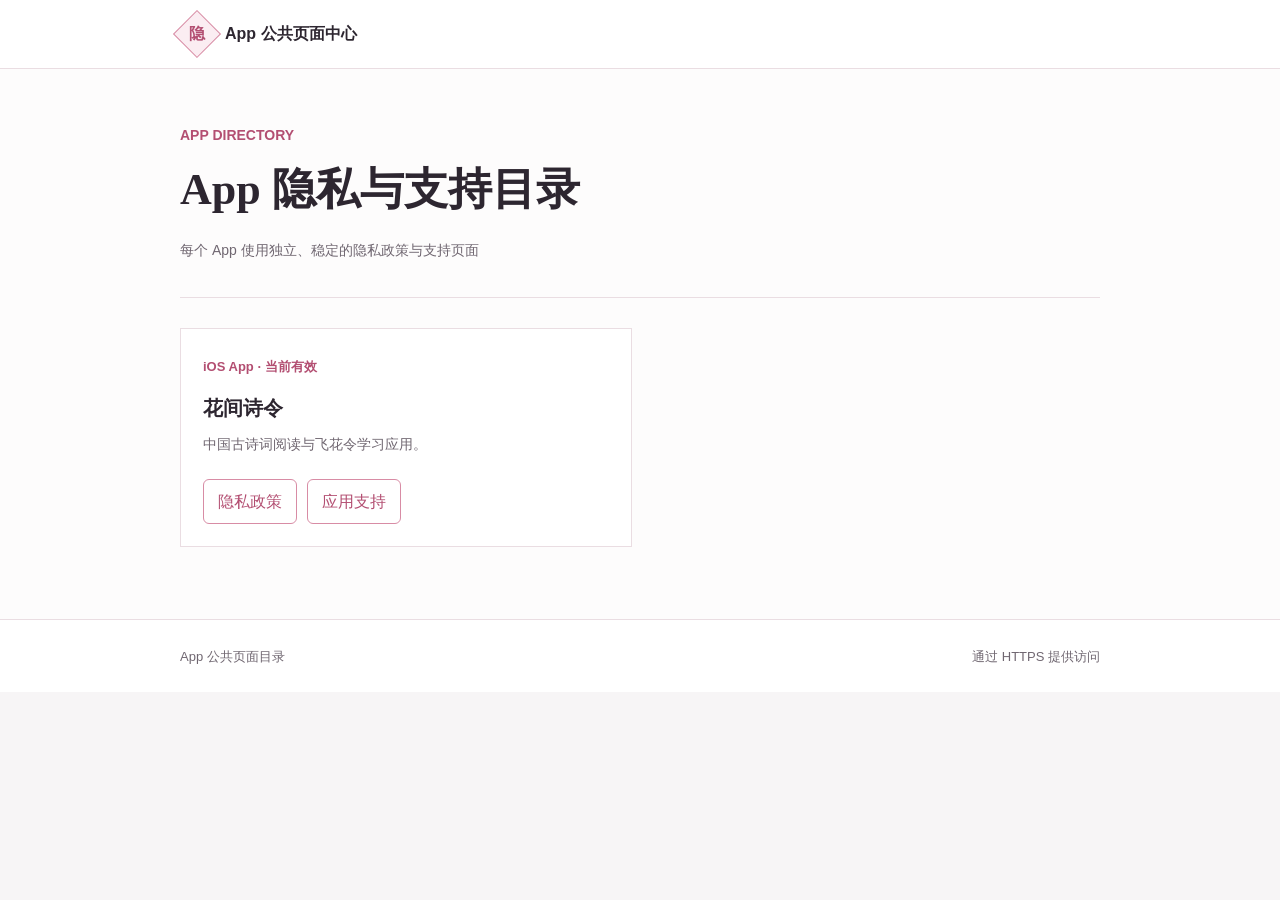
<file: index.html>
<!doctype html>
<html lang="zh-CN">
  <head>
    <meta charset="utf-8" />
    <meta name="viewport" content="width=device-width, initial-scale=1" />
    <meta
      name="description"
      content="用于 Apple App Store Connect 的 App 隐私政策目录。"
    />
    <title>App 隐私与支持中心</title>
    <link rel="stylesheet" href="assets/privacy.css" />
  </head>
  <body>
    <header class="site-header">
      <div class="site-header__inner">
        <a class="brand" href="index.html" aria-label="返回公共页面中心">
          <span class="brand__mark" aria-hidden="true"><span>隐</span></span>
          <span>App 公共页面中心</span>
        </a>
      </div>
    </header>

    <main class="page-shell">
      <header class="policy-header">
        <p class="eyebrow">APP DIRECTORY</p>
        <h1>App 隐私与支持目录</h1>
        <p class="policy-meta">
          <span>每个 App 使用独立、稳定的隐私政策与支持页面</span>
        </p>
      </header>

      <section class="app-index" aria-label="App 页面列表">
        <article class="app-card">
          <span class="app-card__category">iOS App · 当前有效</span>
          <h2>花间诗令</h2>
          <p>中国古诗词阅读与飞花令学习应用。</p>
          <nav class="app-card__links" aria-label="花间诗令相关页面">
            <a href="flying-flower/privacy.html">隐私政策</a>
            <a href="flying-flower/support.html">应用支持</a>
          </nav>
        </article>
      </section>
    </main>

    <footer class="site-footer">
      <div class="site-footer__inner">
        <span>App 公共页面目录</span>
        <span>通过 HTTPS 提供访问</span>
      </div>
    </footer>
  </body>
</html>
</file>
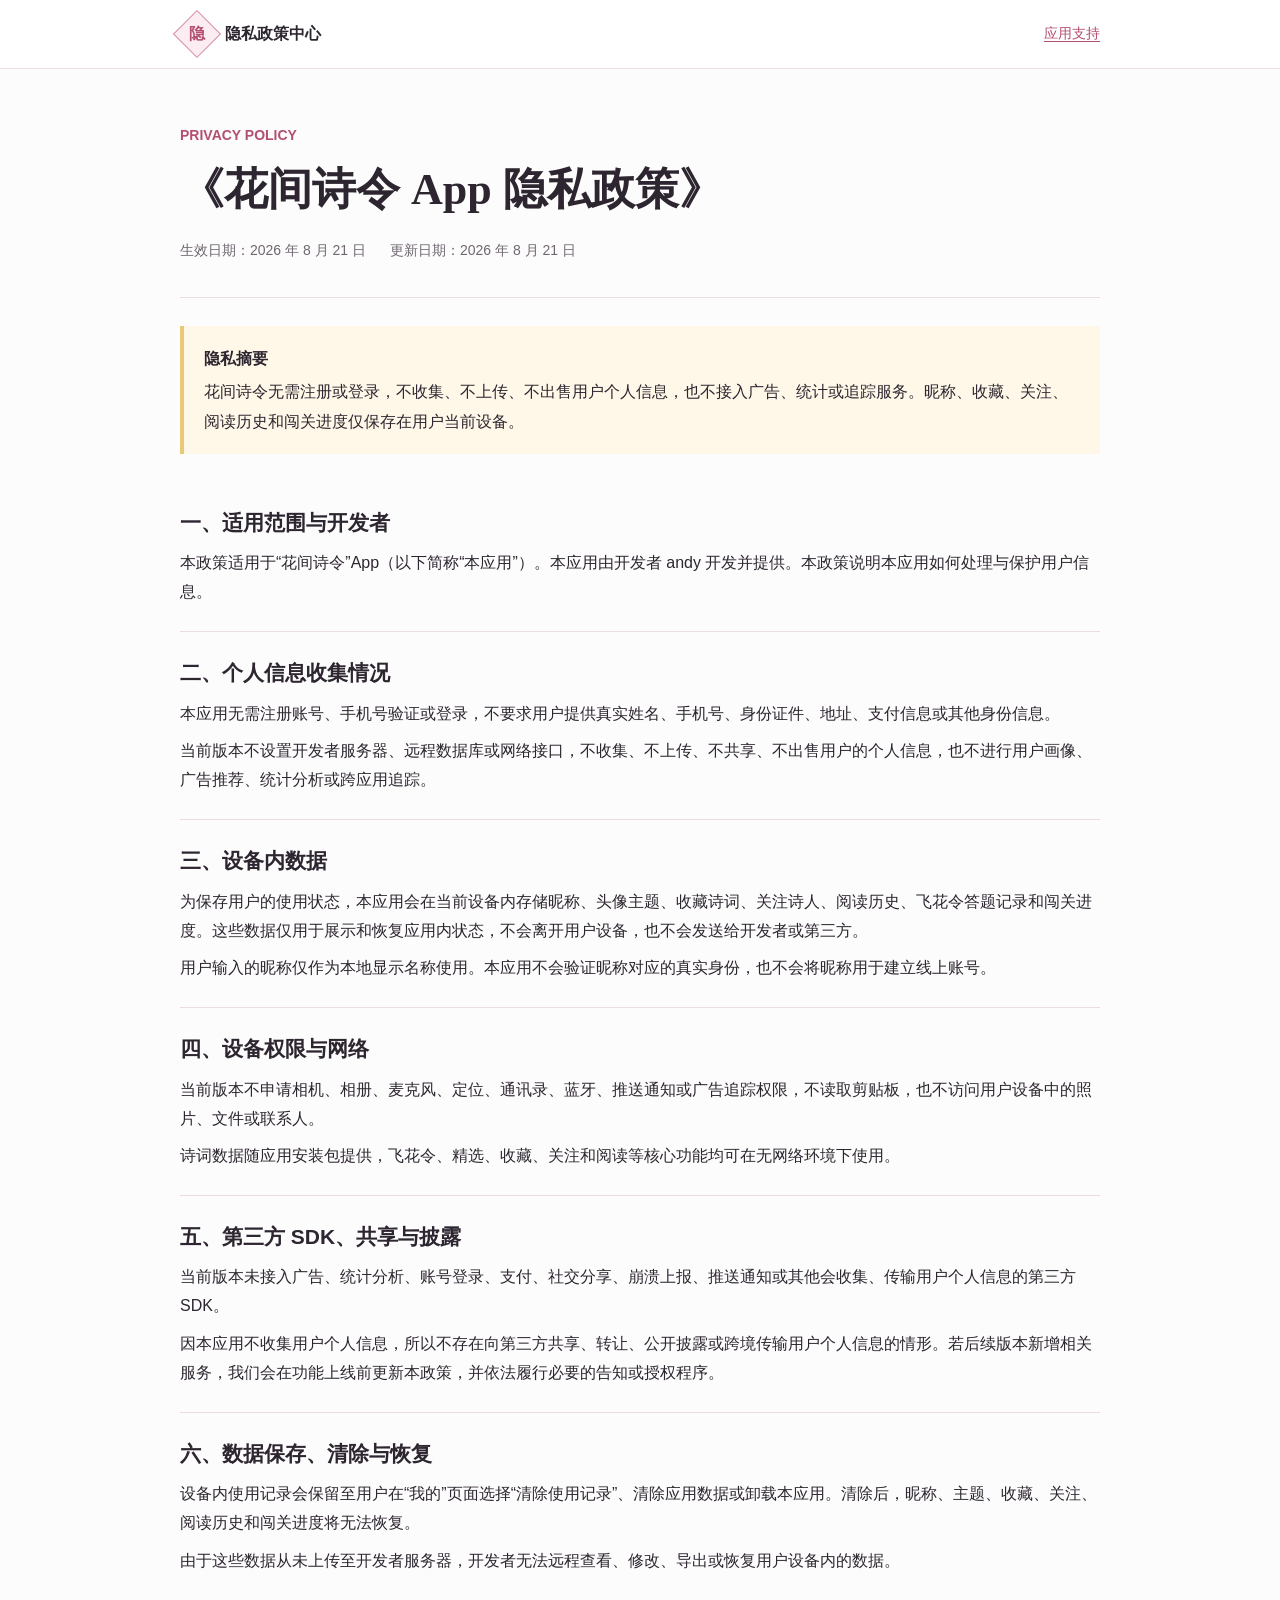
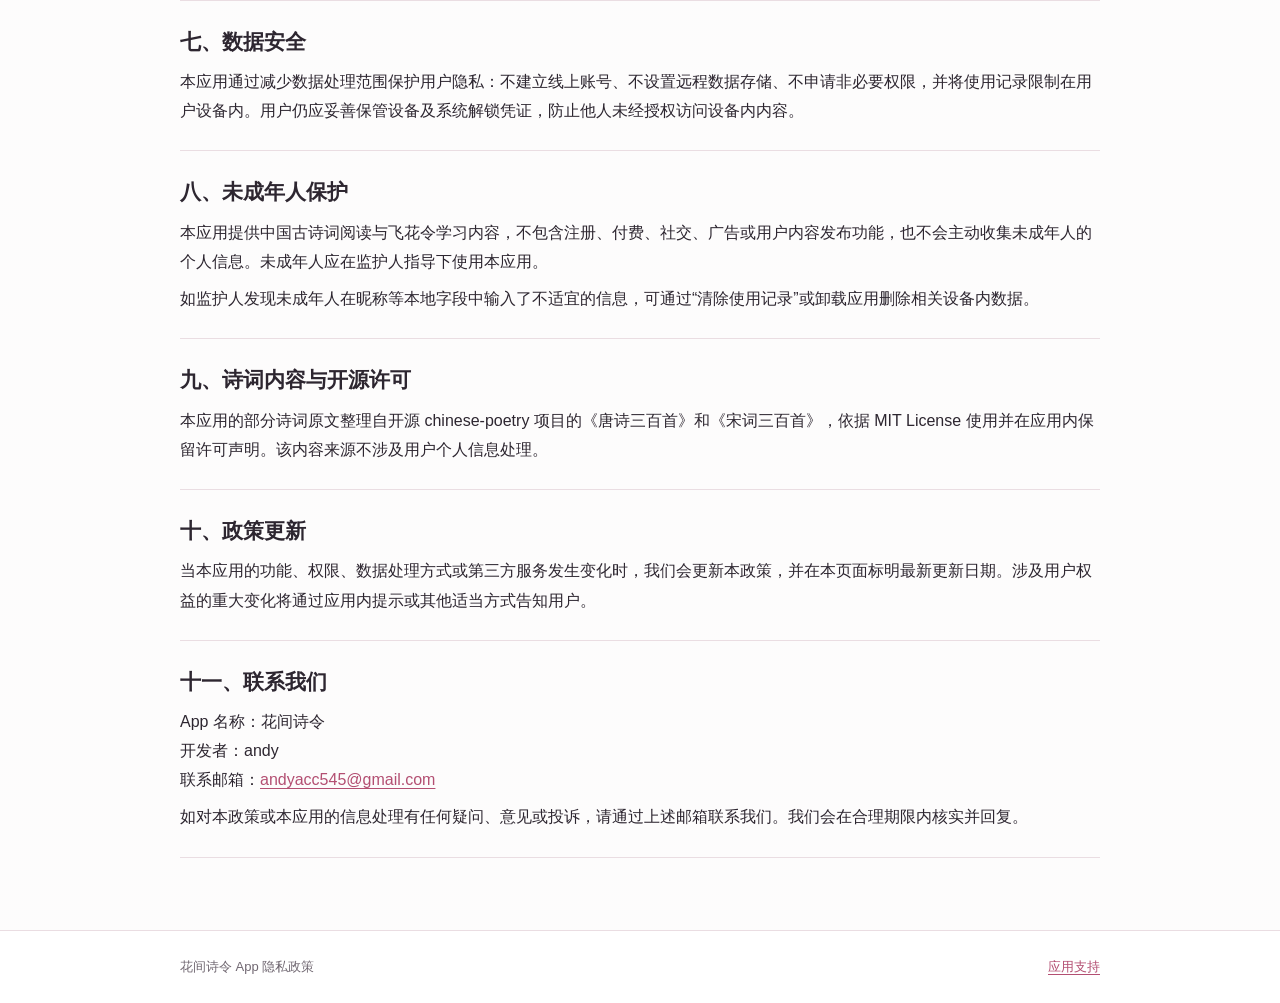
<file: flying-flower/privacy.html>
<!doctype html>
<html lang="zh-CN">
  <head>
    <meta charset="utf-8" />
    <meta name="viewport" content="width=device-width, initial-scale=1" />
    <meta
      name="description"
      content="花间诗令 App 隐私政策。花间诗令无需注册，不收集或上传个人信息，使用记录仅保存在用户设备。"
    />
    <title>《花间诗令 App 隐私政策》</title>
    <link rel="stylesheet" href="../assets/privacy.css" />
  </head>
  <body>
    <header class="site-header">
      <div class="site-header__inner">
        <a class="brand" href="../index.html" aria-label="返回应用目录">
          <span class="brand__mark" aria-hidden="true"><span>隐</span></span>
          <span>隐私政策中心</span>
        </a>
        <a class="header-link" href="support.html">应用支持</a>
      </div>
    </header>

    <main class="page-shell">
      <header class="policy-header">
        <p class="eyebrow">PRIVACY POLICY</p>
        <h1>《花间诗令 App 隐私政策》</h1>
        <p class="policy-meta">
          <span>生效日期：2026 年 8 月 21 日</span>
          <span>更新日期：2026 年 8 月 21 日</span>
        </p>
      </header>

      <aside class="notice" aria-label="隐私摘要">
        <strong>隐私摘要</strong>
        花间诗令无需注册或登录，不收集、不上传、不出售用户个人信息，也不接入广告、统计或追踪服务。昵称、收藏、关注、阅读历史和闯关进度仅保存在用户当前设备。
      </aside>

      <section class="policy-section">
        <h2>一、适用范围与开发者</h2>
        <p>
          本政策适用于“花间诗令”App（以下简称“本应用”）。本应用由开发者
          andy 开发并提供。本政策说明本应用如何处理与保护用户信息。
        </p>
      </section>

      <section class="policy-section">
        <h2>二、个人信息收集情况</h2>
        <p>
          本应用无需注册账号、手机号验证或登录，不要求用户提供真实姓名、手机号、身份证件、地址、支付信息或其他身份信息。
        </p>
        <p>
          当前版本不设置开发者服务器、远程数据库或网络接口，不收集、不上传、不共享、不出售用户的个人信息，也不进行用户画像、广告推荐、统计分析或跨应用追踪。
        </p>
      </section>

      <section class="policy-section">
        <h2>三、设备内数据</h2>
        <p>
          为保存用户的使用状态，本应用会在当前设备内存储昵称、头像主题、收藏诗词、关注诗人、阅读历史、飞花令答题记录和闯关进度。这些数据仅用于展示和恢复应用内状态，不会离开用户设备，也不会发送给开发者或第三方。
        </p>
        <p>
          用户输入的昵称仅作为本地显示名称使用。本应用不会验证昵称对应的真实身份，也不会将昵称用于建立线上账号。
        </p>
      </section>

      <section class="policy-section">
        <h2>四、设备权限与网络</h2>
        <p>
          当前版本不申请相机、相册、麦克风、定位、通讯录、蓝牙、推送通知或广告追踪权限，不读取剪贴板，也不访问用户设备中的照片、文件或联系人。
        </p>
        <p>
          诗词数据随应用安装包提供，飞花令、精选、收藏、关注和阅读等核心功能均可在无网络环境下使用。
        </p>
      </section>

      <section class="policy-section">
        <h2>五、第三方 SDK、共享与披露</h2>
        <p>
          当前版本未接入广告、统计分析、账号登录、支付、社交分享、崩溃上报、推送通知或其他会收集、传输用户个人信息的第三方 SDK。
        </p>
        <p>
          因本应用不收集用户个人信息，所以不存在向第三方共享、转让、公开披露或跨境传输用户个人信息的情形。若后续版本新增相关服务，我们会在功能上线前更新本政策，并依法履行必要的告知或授权程序。
        </p>
      </section>

      <section class="policy-section">
        <h2>六、数据保存、清除与恢复</h2>
        <p>
          设备内使用记录会保留至用户在“我的”页面选择“清除使用记录”、清除应用数据或卸载本应用。清除后，昵称、主题、收藏、关注、阅读历史和闯关进度将无法恢复。
        </p>
        <p>
          由于这些数据从未上传至开发者服务器，开发者无法远程查看、修改、导出或恢复用户设备内的数据。
        </p>
      </section>

      <section class="policy-section">
        <h2>七、数据安全</h2>
        <p>
          本应用通过减少数据处理范围保护用户隐私：不建立线上账号、不设置远程数据存储、不申请非必要权限，并将使用记录限制在用户设备内。用户仍应妥善保管设备及系统解锁凭证，防止他人未经授权访问设备内内容。
        </p>
      </section>

      <section class="policy-section">
        <h2>八、未成年人保护</h2>
        <p>
          本应用提供中国古诗词阅读与飞花令学习内容，不包含注册、付费、社交、广告或用户内容发布功能，也不会主动收集未成年人的个人信息。未成年人应在监护人指导下使用本应用。
        </p>
        <p>
          如监护人发现未成年人在昵称等本地字段中输入了不适宜的信息，可通过“清除使用记录”或卸载应用删除相关设备内数据。
        </p>
      </section>

      <section class="policy-section">
        <h2>九、诗词内容与开源许可</h2>
        <p>
          本应用的部分诗词原文整理自开源 chinese-poetry 项目的《唐诗三百首》和《宋词三百首》，依据 MIT License 使用并在应用内保留许可声明。该内容来源不涉及用户个人信息处理。
        </p>
      </section>

      <section class="policy-section">
        <h2>十、政策更新</h2>
        <p>
          当本应用的功能、权限、数据处理方式或第三方服务发生变化时，我们会更新本政策，并在本页面标明最新更新日期。涉及用户权益的重大变化将通过应用内提示或其他适当方式告知用户。
        </p>
      </section>

      <section class="policy-section">
        <h2>十一、联系我们</h2>
        <p>
          App 名称：花间诗令<br />
          开发者：andy<br />
          联系邮箱：<a href="mailto:andyacc545@gmail.com">andyacc545@gmail.com</a>
        </p>
        <p>
          如对本政策或本应用的信息处理有任何疑问、意见或投诉，请通过上述邮箱联系我们。我们会在合理期限内核实并回复。
        </p>
      </section>
    </main>

    <footer class="site-footer">
      <div class="site-footer__inner">
        <span>花间诗令 App 隐私政策</span>
        <a href="support.html">应用支持</a>
      </div>
    </footer>
  </body>
</html>
</file>
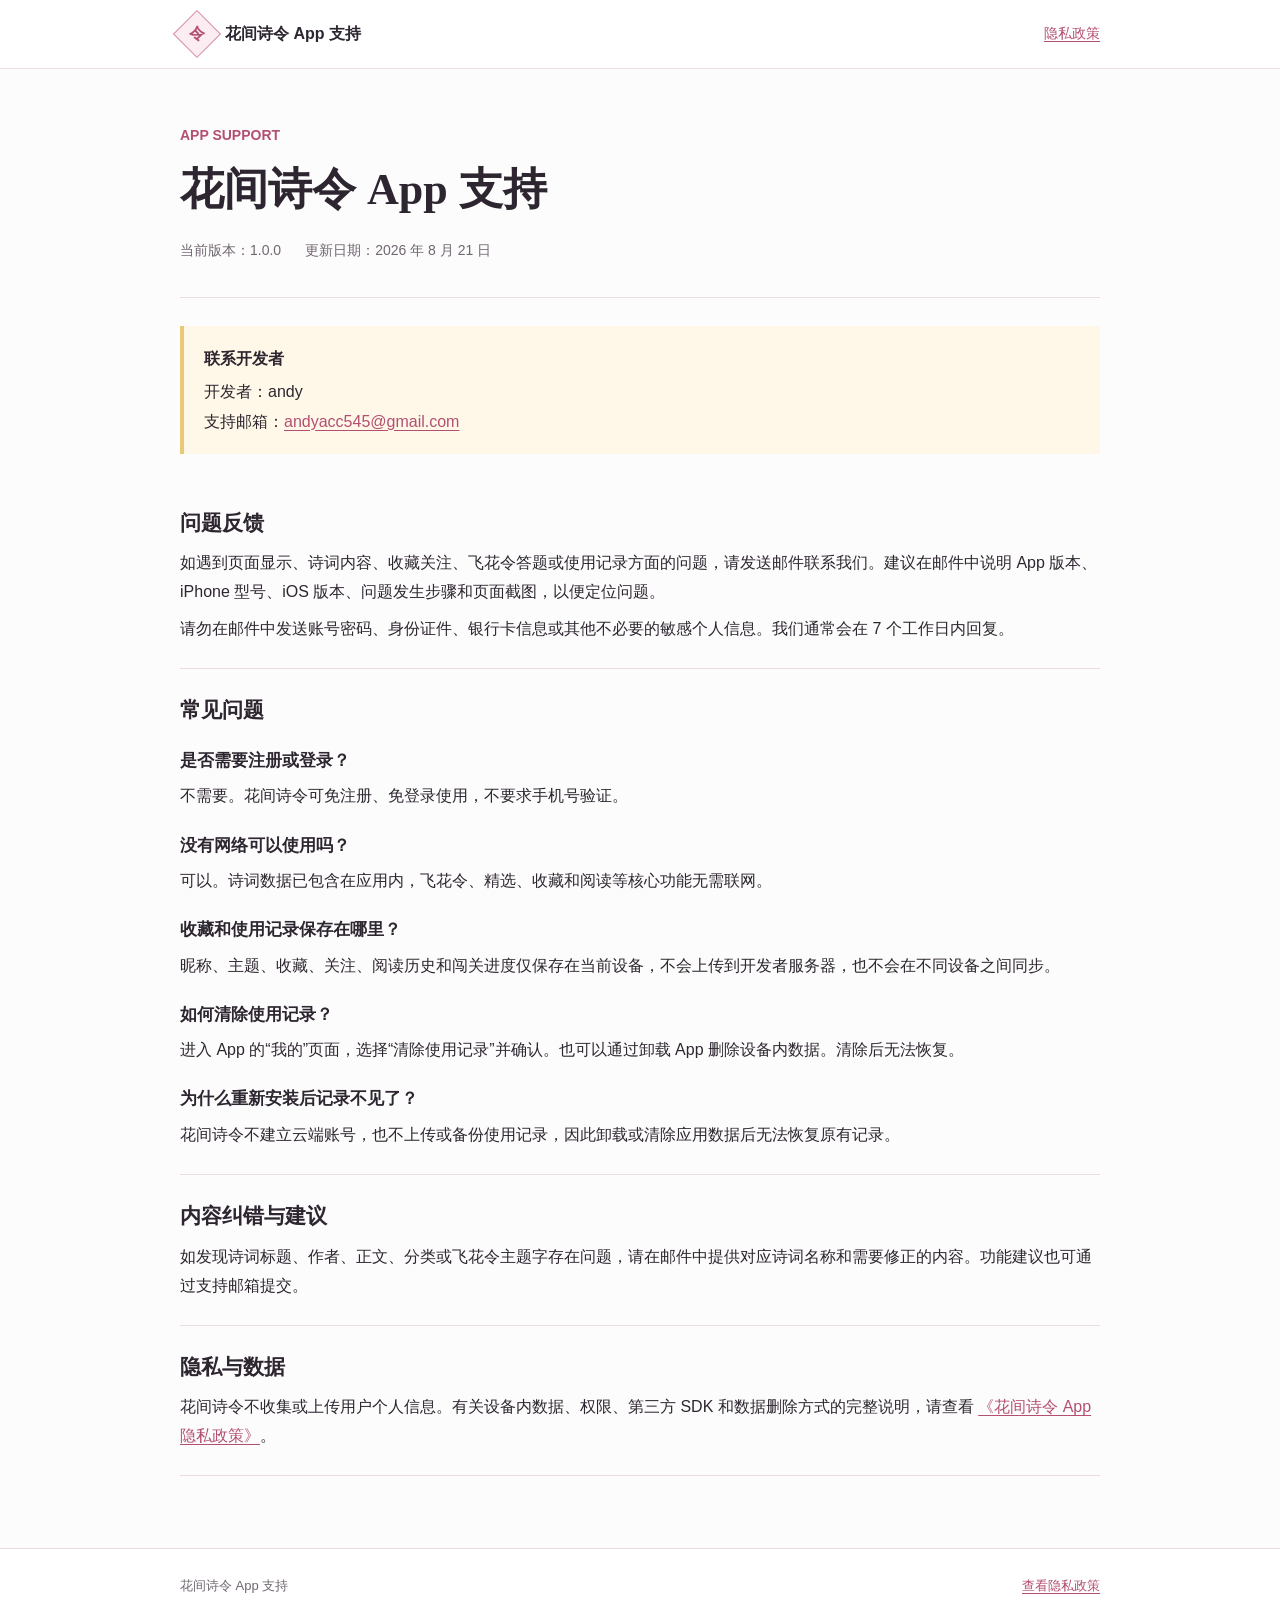
<file: flying-flower/support.html>
<!doctype html>
<html lang="zh-CN">
  <head>
    <meta charset="utf-8" />
    <meta name="viewport" content="width=device-width, initial-scale=1" />
    <meta
      name="description"
      content="花间诗令 App 支持页面，提供常见问题、数据清除说明和开发者联系方式。"
    />
    <title>花间诗令 App 支持</title>
    <link rel="stylesheet" href="../assets/privacy.css" />
  </head>
  <body>
    <header class="site-header">
      <div class="site-header__inner">
        <a class="brand" href="../index.html" aria-label="返回应用目录">
          <span class="brand__mark" aria-hidden="true"><span>令</span></span>
          <span>花间诗令 App 支持</span>
        </a>
        <a class="header-link" href="privacy.html">隐私政策</a>
      </div>
    </header>

    <main class="page-shell">
      <header class="policy-header">
        <p class="eyebrow">APP SUPPORT</p>
        <h1>花间诗令 App 支持</h1>
        <p class="policy-meta">
          <span>当前版本：1.0.0</span>
          <span>更新日期：2026 年 8 月 21 日</span>
        </p>
      </header>

      <aside class="notice" aria-label="联系开发者">
        <strong>联系开发者</strong>
        开发者：andy<br />
        支持邮箱：<a href="mailto:andyacc545@gmail.com">andyacc545@gmail.com</a>
      </aside>

      <section class="policy-section">
        <h2>问题反馈</h2>
        <p>
          如遇到页面显示、诗词内容、收藏关注、飞花令答题或使用记录方面的问题，请发送邮件联系我们。建议在邮件中说明 App 版本、iPhone 型号、iOS 版本、问题发生步骤和页面截图，以便定位问题。
        </p>
        <p>
          请勿在邮件中发送账号密码、身份证件、银行卡信息或其他不必要的敏感个人信息。我们通常会在 7 个工作日内回复。
        </p>
      </section>

      <section class="policy-section">
        <h2>常见问题</h2>
        <h3>是否需要注册或登录？</h3>
        <p>不需要。花间诗令可免注册、免登录使用，不要求手机号验证。</p>

        <h3>没有网络可以使用吗？</h3>
        <p>可以。诗词数据已包含在应用内，飞花令、精选、收藏和阅读等核心功能无需联网。</p>

        <h3>收藏和使用记录保存在哪里？</h3>
        <p>
          昵称、主题、收藏、关注、阅读历史和闯关进度仅保存在当前设备，不会上传到开发者服务器，也不会在不同设备之间同步。
        </p>

        <h3>如何清除使用记录？</h3>
        <p>
          进入 App 的“我的”页面，选择“清除使用记录”并确认。也可以通过卸载 App 删除设备内数据。清除后无法恢复。
        </p>

        <h3>为什么重新安装后记录不见了？</h3>
        <p>
          花间诗令不建立云端账号，也不上传或备份使用记录，因此卸载或清除应用数据后无法恢复原有记录。
        </p>
      </section>

      <section class="policy-section">
        <h2>内容纠错与建议</h2>
        <p>
          如发现诗词标题、作者、正文、分类或飞花令主题字存在问题，请在邮件中提供对应诗词名称和需要修正的内容。功能建议也可通过支持邮箱提交。
        </p>
      </section>

      <section class="policy-section">
        <h2>隐私与数据</h2>
        <p>
          花间诗令不收集或上传用户个人信息。有关设备内数据、权限、第三方 SDK 和数据删除方式的完整说明，请查看
          <a href="privacy.html">《花间诗令 App 隐私政策》</a>。
        </p>
      </section>
    </main>

    <footer class="site-footer">
      <div class="site-footer__inner">
        <span>花间诗令 App 支持</span>
        <a href="privacy.html">查看隐私政策</a>
      </div>
    </footer>
  </body>
</html>
</file>
<file: assets/privacy.css>
:root {
  color-scheme: light;
  --ink: #2d2630;
  --muted: #706771;
  --accent: #b34f72;
  --accent-soft: #fbedf2;
  --line: #eadde2;
  --paper: #ffffff;
  --page: #f7f5f6;
  --notice: #fff8e8;
  --notice-line: #e9c877;
  font-family:
    -apple-system, BlinkMacSystemFont, "Segoe UI", "PingFang SC",
    "Hiragino Sans GB", "Microsoft YaHei", sans-serif;
}

* {
  box-sizing: border-box;
}

html {
  background: var(--page);
  scroll-behavior: smooth;
}

body {
  min-width: 320px;
  margin: 0;
  color: var(--ink);
  background:
    linear-gradient(rgba(255, 255, 255, 0.72), rgba(255, 255, 255, 0.72)),
    var(--page);
  font-size: 16px;
  line-height: 1.82;
  letter-spacing: 0;
  overflow-wrap: anywhere;
}

a {
  color: var(--accent);
  text-underline-offset: 3px;
}

.site-header {
  border-bottom: 1px solid var(--line);
  background: rgba(255, 255, 255, 0.96);
}

.site-header__inner,
.page-shell,
.site-footer__inner {
  width: calc(100% - 40px);
  max-width: 920px;
  margin: 0 auto;
}

.site-header__inner {
  display: flex;
  min-height: 68px;
  align-items: center;
  justify-content: space-between;
  gap: 20px;
}

.brand {
  display: inline-flex;
  align-items: center;
  gap: 11px;
  color: var(--ink);
  font-weight: 700;
  text-decoration: none;
}

.brand__mark {
  display: grid;
  width: 34px;
  height: 34px;
  place-items: center;
  border: 1px solid #d88ca5;
  color: var(--accent);
  background: var(--accent-soft);
  font-family: "Songti SC", STSong, serif;
  transform: rotate(45deg);
}

.brand__mark > span {
  transform: rotate(-45deg);
}

.header-link {
  font-size: 14px;
  white-space: nowrap;
}

.page-shell {
  padding: 54px 0 72px;
}

.policy-header {
  padding-bottom: 34px;
  border-bottom: 1px solid var(--line);
}

.eyebrow {
  margin: 0 0 12px;
  color: var(--accent);
  font-size: 14px;
  font-weight: 700;
}

h1 {
  margin: 0;
  font-family: "Songti SC", STSong, serif;
  font-size: clamp(30px, 5vw, 44px);
  font-weight: 700;
  line-height: 1.35;
}

.policy-meta {
  display: flex;
  flex-wrap: wrap;
  gap: 8px 24px;
  margin: 18px 0 0;
  color: var(--muted);
  font-size: 14px;
}

.notice {
  margin: 28px 0;
  padding: 18px 20px;
  border-left: 4px solid var(--notice-line);
  background: var(--notice);
}

.notice strong {
  display: block;
  margin-bottom: 4px;
}

.policy-section {
  padding: 25px 0;
  border-bottom: 1px solid var(--line);
}

.policy-section h2 {
  margin: 0 0 10px;
  font-size: 21px;
  line-height: 1.5;
}

.policy-section h3 {
  margin: 22px 0 6px;
  font-size: 17px;
  line-height: 1.5;
}

.policy-section p,
.policy-section ul {
  margin: 8px 0 0;
}

.policy-section ul {
  padding-left: 1.35em;
}

.placeholder {
  display: inline;
  color: #8f5e20;
  background: #fff1cd;
  box-shadow: 0 0 0 3px #fff1cd;
}

.app-index {
  display: grid;
  grid-template-columns: repeat(2, minmax(0, 1fr));
  gap: 16px;
  margin-top: 30px;
}

.app-card {
  display: block;
  min-height: 190px;
  padding: 22px;
  border: 1px solid var(--line);
  color: var(--ink);
  background: var(--paper);
}

.app-card:hover {
  border-color: #d88ca5;
  box-shadow: 0 8px 24px rgba(81, 53, 63, 0.08);
}

.app-card__category {
  color: var(--accent);
  font-size: 13px;
  font-weight: 700;
}

.app-card h2 {
  margin: 10px 0 5px;
  font-size: 20px;
}

.app-card p {
  margin: 0;
  color: var(--muted);
  font-size: 14px;
}

.app-card__links {
  display: flex;
  flex-wrap: wrap;
  gap: 10px;
  margin-top: 22px;
}

.app-card__links a {
  display: inline-flex;
  min-height: 40px;
  align-items: center;
  padding: 7px 14px;
  border: 1px solid #d88ca5;
  border-radius: 6px;
  text-decoration: none;
}

.app-card__links a:hover,
.app-card__links a:focus-visible {
  color: #ffffff;
  background: var(--accent);
  outline: 2px solid transparent;
}

.site-footer {
  border-top: 1px solid var(--line);
  color: var(--muted);
  background: var(--paper);
  font-size: 13px;
}

.site-footer__inner {
  display: flex;
  min-height: 72px;
  align-items: center;
  justify-content: space-between;
  gap: 20px;
}

@media (max-width: 640px) {
  body {
    font-size: 15px;
    line-height: 1.76;
  }

  .site-header__inner,
  .page-shell,
  .site-footer__inner {
    width: calc(100% - 28px);
  }

  .site-header__inner {
    min-height: 60px;
  }

  .page-shell {
    padding: 36px 0 52px;
  }

  .policy-header {
    padding-bottom: 26px;
  }

  .app-index {
    grid-template-columns: 1fr;
  }

  .site-footer__inner {
    min-height: 82px;
    flex-direction: column;
    justify-content: center;
    gap: 2px;
    text-align: center;
  }
}

@media print {
  .site-header,
  .site-footer,
  .notice {
    display: none;
  }

  .page-shell {
    width: 100%;
    padding: 0;
  }

  body {
    color: #000000;
    background: #ffffff;
  }
}
</file>
